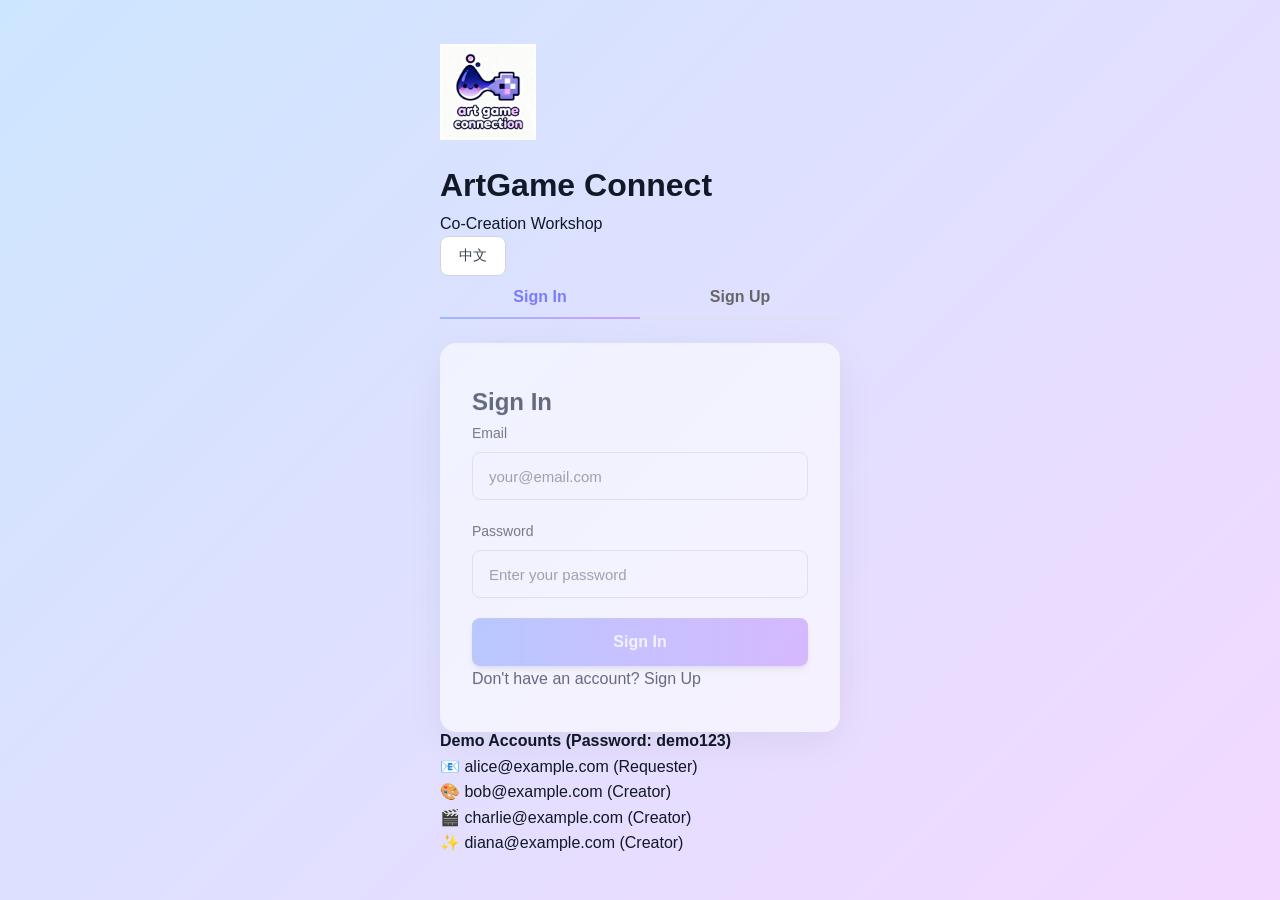
<file: frontend/index.html>
<!DOCTYPE html>
<html lang="en">
<head>
    <meta charset="UTF-8">
    <meta name="viewport" content="width=device-width, initial-scale=1.0">
    <title>ArtGame Connect MVP</title>
    <link rel="stylesheet" href="./assets/css/modern.css">
    <link rel="stylesheet" href="./assets/css/index.css">
</head>
<body>
    <!-- Hamburger Menu Button -->
    <button id="hamburger-btn" class="hamburger-btn" onclick="toggleSidebar()" style="position:fixed;top:16px;left:16px;z-index:10001;background:#667eea;border:none;padding:10px;border-radius:8px;cursor:pointer;display:flex;align-items:center;justify-content:center;width:44px;height:44px;">
        <img src="./assets/images/hamburger-icon.png" alt="Menu" style="width:24px;height:24px;">
    </button>
    
    <!-- Sidebar Navigation -->
    <div id="sidebar-nav" class="sidebar-nav" style="position:fixed;top:0;left:-300px;width:280px;height:100%;background:white;box-shadow:2px 0 10px rgba(0,0,0,0.1);z-index:10000;transition:left 0.3s ease;overflow-y:auto;">
        <div style="padding:20px;">
            <h3 style="margin:0 0 20px 0;color:#667eea;">导航 Navigation</h3>
            <div class="sidebar-section">
                <h4 style="margin:12px 0 8px 0;color:#666;font-size:13px;text-transform:uppercase;">主导航 Main</h4>
                <button class="sidebar-nav-btn" onclick="switchTab('home');closeSidebar();" data-i18n="home">Home</button>
                <button class="sidebar-nav-btn" onclick="switchTab('plaza');closeSidebar();" data-i18n="plaza">Plaza</button>
                <button class="sidebar-nav-btn" onclick="switchTab('messages');closeSidebar();" data-i18n="messages">Messages</button>
                <button class="sidebar-nav-btn" onclick="switchTab('profile');closeSidebar();" data-i18n="profile">Profile</button>
            </div>
            <div class="sidebar-section" style="margin-top:20px;">
                <h4 style="margin:12px 0 8px 0;color:#666;font-size:13px;text-transform:uppercase;">功能 Features</h4>
                <button class="sidebar-nav-btn" onclick="switchTab('taskmarket');closeSidebar();" data-i18n="taskMarket">TaskMarket</button>
                <button class="sidebar-nav-btn" onclick="switchTab('project');closeSidebar();" data-i18n="project">Project</button>
                <button class="sidebar-nav-btn" onclick="switchTab('matching');closeSidebar();" data-i18n="matching">Matching</button>
                <button class="sidebar-nav-btn" onclick="switchTab('workbench');closeSidebar();" data-i18n="workBench">WorkBench</button>
            </div>
            <div class="sidebar-section" style="margin-top:20px;">
                <h4 style="margin:12px 0 8px 0;color:#666;font-size:13px;text-transform:uppercase;">设置 Settings</h4>
                <button class="sidebar-nav-btn" onclick="switchRole();closeSidebar();" data-i18n="switchRole">Switch Role</button>
                <button class="sidebar-nav-btn" onclick="toggleLanguage();closeSidebar();" id="sidebar-lang-btn">中文</button>
                <button class="sidebar-nav-btn" onclick="logout();closeSidebar();" data-i18n="logout" style="background:#fee;border-color:#fcc;color:#c33;">Logout</button>
            </div>
        </div>
    </div>
    
    <!-- Sidebar Overlay -->
    <div id="sidebar-overlay" class="sidebar-overlay" onclick="closeSidebar()" style="position:fixed;top:0;left:0;width:100%;height:100%;background:rgba(0,0,0,0.5);z-index:9999;display:none;"></div>
    
    <!-- Header with Three Navigation Rows (Hidden by default on mobile) -->
    <header class="header-nav" style="margin-left:0;">
        <!-- Row 1: User Actions -->
        <div class="nav-row-user">
            <div class="user-info" style="display:flex;align-items:center;gap:10px;">
                <img id="userAvatar" src="./assets/images/avatar_32.png" alt="avatar" style="width:36px;height:36px;border-radius:50%;object-fit:cover;">
                <div style="display:flex;align-items:center;gap:6px;">
                    <span data-i18n="welcome">Welcome, </span>
                    <strong id="username">User</strong>
                    <span class="role-badge" id="roleDisplay">Creator</span>
                </div>
            </div>
            
            <div class="user-actions">
                <button class="btn btn-secondary btn-small" onclick="switchRole()" data-i18n="switchRole">Switch Role</button>
                <button class="btn btn-secondary btn-small" onclick="logout()" data-i18n="logout">Logout</button>
                <button class="btn btn-secondary btn-small" onclick="toggleLanguage()" id="langToggleBtn">中文</button>
            </div>
        </div>
        
        
        <!-- Row 2: Main Navigation -->
        <div class="nav-row-main">
            <button class="nav-btn active" onclick="switchTab('home')" id="nav-home" data-i18n="home">Home</button>
            <button class="nav-btn" onclick="switchTab('plaza')" id="nav-plaza" data-i18n="plaza">Plaza</button>
            <button class="nav-btn" onclick="switchTab('messages')" id="nav-messages" data-i18n="messages">Messages</button>
            <button class="nav-btn" onclick="switchTab('profile')" id="nav-profile" data-i18n="profile">Profile</button>
        </div>
        
        <!-- Row 3: Secondary Navigation -->
        <div class="nav-row-sub">
            <button class="nav-btn" onclick="switchTab('taskmarket')" id="nav-taskmarket" data-i18n="taskMarket">TaskMarket</button>
            <button class="nav-btn" onclick="switchTab('project')" id="nav-project" data-i18n="project">Project</button>
            <button class="nav-btn" onclick="switchTab('matching')" id="nav-matching" data-i18n="matching">Matching</button>
            <button class="nav-btn" onclick="switchTab('workbench')" id="nav-workbench" data-i18n="workBench">WorkBench</button>
        </div>
    </header>
    
    <!-- Main Content -->
    <div class="main-container">
        <!-- Home Tab -->
        <div id="home" class="tab-content active">
            <div class="card">
                <h2 data-i18n="homeTitle">Welcome to ArtGame Connect</h2>
                <p style="color: #666; line-height: 1.6; margin-bottom: 16px;" data-i18n="homeDesc">
                    A creative collaboration platform integrating project marketplace, activity plaza, messaging system, personal center, collaboration workbench, and creator matching.
                </p>
                <div style="padding: 16px; background: #f0f7ff; border-radius: 8px; border-left: 4px solid #667eea;">
                    <strong data-i18n="quickStart">Quick Start:</strong>
                    <ul style="margin-top: 8px; margin-left: 20px; color: #666;">
                        <li data-i18n="quickStartRow1">Row 1: Home, Plaza, Messages, Profile</li>
                        <li data-i18n="quickStartRow2">Row 2: TaskMarket, Project, Matching, WorkBench</li>
                        <li data-i18n="quickStartRow3">Row 3: Creator, Switch Role, Logout, Language</li>
                        <li data-i18n="quickStartTip">Switch to Requester role to publish projects, switch to Creator role to apply for projects</li>
                    </ul>
                </div>
                <!-- Static carousel card placed on Home page -->
                <div class="card" style="margin-bottom:16px;">
                    <h3 style="margin-bottom:12px;">Highlights</h3>
                    <div class="carousel-container" style="display:flex;align-items:center;gap:12px;">
                        <button id="carousel-prev" class="btn btn-secondary btn-small" aria-label="Previous">◀</button>
                        <div class="carousel-track-wrapper" style="overflow:hidden;flex:1;border-radius:8px;">
                            <div id="carousel-track" style="display:flex;transition:transform 0.35s ease;">
                                <img src="./assets/images/slide1.png" class="carousel-slide" alt="slide1" style="width:100%;flex:0 0 100%;object-fit:cover;border-radius:8px;">
                                <img src="./assets/images/slide2.png" class="carousel-slide" alt="slide2" style="width:100%;flex:0 0 100%;object-fit:cover;border-radius:8px;">
                                <img src="./assets/images/slide3.png" class="carousel-slide" alt="slide3" style="width:100%;flex:0 0 100%;object-fit:cover;border-radius:8px;">
                                <img src="./assets/images/slide4.png" class="carousel-slide" alt="slide4" style="width:100%;flex:0 0 100%;object-fit:cover;border-radius:8px;">
                                <img src="./assets/images/slide5.png" class="carousel-slide" alt="slide5" style="width:100%;flex:0 0 100%;object-fit:cover;border-radius:8px;">
                            </div>
                        </div>
                        <button id="carousel-next" class="btn btn-secondary btn-small" aria-label="Next">▶</button>
                    </div>
                </div>
            </div>
        </div>
        
        <!-- Plaza Tab -->
        <div id="plaza" class="tab-content">
            <div class="card">
                <div style="display: flex; justify-content: space-between; align-items: center; margin-bottom: 20px; flex-wrap: wrap; gap: 12px;">
                    <h2 data-i18n="plazaTitle">Activity Plaza</h2>
                    <div style="display: flex; gap: 12px; align-items: center; flex-wrap: wrap;">
                        <select id="viewSelect" aria-label="Filter activities by view" onchange="loadFeed()">
                            <option value="all" data-i18n="all">All</option>
                            <option value="recommend" data-i18n="recommend">Recommend</option>
                            <option value="following" data-i18n="following">Following</option>
                        </select>
                        <select id="sortSelect" aria-label="Sort activities by option" onchange="loadFeed()">
                            <option value="new" data-i18n="newest">Newest</option>
                            <option value="hot" data-i18n="hottest">Hottest</option>
                        </select>
                        <button class="btn btn-primary" onclick="openActivityModal()" data-i18n="newActivity">+ New Activity</button>
                    </div>
                </div>
                <div id="feed-list" class="loading" data-i18n="loadingActivities">Loading activities...</div>
            </div>
        </div>
        
        <!-- Messages Tab -->
        <div id="messages" class="tab-content">
            <div class="card">
                <div style="display: flex; justify-content: space-between; align-items: center; margin-bottom: 20px; flex-wrap: wrap; gap: 12px;">
                    <h2 data-i18n="messagesTitle">Messages</h2>
                    <div style="display:flex;gap:8px;flex-wrap:wrap;align-items:center;">
                        <label for="messageDomainSelect" data-i18n="domainFilter" style="font-size:0.85rem;color:#555;">Domains</label>
                        <select id="messageDomainSelect" style="padding:8px 12px;border:1px solid #ccc;border-radius:6px;min-width:160px;"></select>
                        <button class="btn btn-primary" onclick="openMessageModal()" data-i18n="addNewMessage">Add New Message</button>
                    </div>
                </div>
                <div id="messages-list" class="loading" data-i18n="loadingMessages">Loading messages...</div>
            </div>
        </div>
        
        <!-- Profile Tab -->
        <div id="profile" class="tab-content">
            <div class="card">
                <h2 data-i18n="profileTitle">Profile</h2>
                <div id="profile-content" class="loading" data-i18n="loadingProfile">Loading profile...</div>
            </div>
        </div>
        
        <!-- TaskMarket Tab -->
        <div id="taskmarket" class="tab-content">
            <div class="card">
                <div style="display: flex; justify-content: space-between; align-items: center; margin-bottom: 20px;">
                    <h2 data-i18n="taskMarketTitle">Task Market</h2>
            <button class="btn btn-primary" onclick="openCreateProjectModal()" data-i18n="createProject">Create Project</button>
        </div>
        <div class="responsive-wrapper">
            <div id="projects-list" class="loading" data-i18n="loading">Loading...</div>
        </div>
    </div>
</div>        <!-- Project Details Tab -->
<div id="project" class="tab-content">
    <div class="card">
        <h2 data-i18n="projectDetailsTitle">Project Details</h2>
        <div class="responsive-wrapper">
            <div id="project-details" class="loading" data-i18n="loading">Loading...</div>
        </div>
    </div>
</div>        <!-- Matching Tab -->
        <div id="matching" class="tab-content">
            <div class="card">
                <h2 data-i18n="matchingTitle">Creator Matching</h2>
                <div style="margin-bottom: 20px;">
                    <input type="text" id="skillSearchInput" placeholder="Search by skill..." style="padding: 10px; border: 1px solid #ddd; border-radius: 6px; width: 100%; max-width: 400px;">
                    <button class="btn btn-primary" onclick="searchCreators()" style="margin-left: 8px;" data-i18n="search">Search</button>
                </div>
                <div id="creators-list" class="loading" data-i18n="loading">Loading...</div>
            </div>
        </div>
        
        <!-- WorkBench Tab -->
        <div id="workbench" class="tab-content">
            <div class="card">
                <h2 data-i18n="workBenchTitle">Work Bench</h2>
                <div id="workbench-content">
                    <div id="workbench-project-list"></div>
                    <div id="workbench-detail" style="display:none;">
                        <div style="margin-bottom:16px;">
                            <button class="btn btn-secondary btn-small" onclick="backToProjectList()" data-i18n="backToProjectList">← Back to Project List</button>
                        </div>
                        <div id="workbench-project-info" style="margin-bottom:20px;"></div>
                        
                        <!-- 里程碑看板 -->
                        <div id="milestone-board" style="margin-bottom:24px;">
                            <h3 data-i18n="milestonesBoard">Milestones Board</h3>
                            <div class="milestone-columns" style="display:flex;gap:16px;overflow-x:auto;padding:16px 0;">
                                <div class="milestone-column" data-stage="planning">
                                    <div class="milestone-column-header">
                                        <h4 data-i18n="stagePlanning">Planning</h4>
                                        <span class="milestone-count" id="count-planning">0</span>
                                    </div>
                                    <div class="milestone-cards" id="cards-planning" data-stage="planning"></div>
                                </div>
                                <div class="milestone-column" data-stage="in_progress">
                                    <div class="milestone-column-header">
                                        <h4 data-i18n="stageInProgress">In Progress</h4>
                                        <span class="milestone-count" id="count-in_progress">0</span>
                                    </div>
                                    <div class="milestone-cards" id="cards-in_progress" data-stage="in_progress"></div>
                                </div>
                                <div class="milestone-column" data-stage="review">
                                    <div class="milestone-column-header">
                                        <h4 data-i18n="stageReview">Under Review</h4>
                                        <span class="milestone-count" id="count-review">0</span>
                                    </div>
                                    <div class="milestone-cards" id="cards-review" data-stage="review"></div>
                                </div>
                                <div class="milestone-column" data-stage="completed">
                                    <div class="milestone-column-header">
                                        <h4 data-i18n="stageCompleted">Completed</h4>
                                        <span class="milestone-count" id="count-completed">0</span>
                                    </div>
                                    <div class="milestone-cards" id="cards-completed" data-stage="completed"></div>
                                </div>
                            </div>
                        </div>
                        
                        <!-- 聊天区域（隐藏，使用弹窗代替） -->
                        <div id="workbench-chat-section" style="display:none;">
                            <h3 data-i18n="projectChat">Project Chat</h3>
                            <div id="workbench-messages" style="max-height:400px;overflow-y:auto;margin-bottom:16px;padding:16px;background:#f9f9f9;border-radius:8px;"></div>
                            <div style="display:flex;gap:8px;">
                                <input type="text" id="workbench-message-input" placeholder="Type your message..." data-i18n-placeholder="typeMessage" style="flex:1;padding:10px;border:1px solid #ddd;border-radius:6px;">
                                <button class="btn btn-primary" onclick="sendProjectMessage()" data-i18n="send">Send</button>
                            </div>
                        </div>
                    </div>
                </div>
            </div>
        </div>
    </div>
    
    <!-- Chat Modal (for WorkBench) -->
    <div id="chat-modal" class="modal" style="display:none;">
        <div class="modal-content" style="max-width:600px;max-height:80vh;display:flex;flex-direction:column;">
            <div class="modal-header">
                <h3 data-i18n="projectChat">Project Chat</h3>
                <button class="modal-close" onclick="closeChatModal()">&times;</button>
            </div>
            <div class="modal-body" style="flex:1;overflow-y:auto;">
                <div id="chat-messages" style="min-height:300px;max-height:400px;overflow-y:auto;margin-bottom:16px;padding:16px;background:#f9f9f9;border-radius:8px;"></div>
                <div style="display:flex;gap:8px;">
                    <input type="text" id="chat-message-input" placeholder="Type your message..." data-i18n-placeholder="typeMessage" style="flex:1;padding:10px;border:1px solid #ddd;border-radius:6px;">
                    <button class="btn btn-primary" onclick="sendChatMessage()" data-i18n="send">Send</button>
                </div>
            </div>
        </div>
    </div>
    
    <!-- Chat Button (for WorkBench) -->
    <button id="chat-btn" class="chat-btn" onclick="openChatModal()" style="display:none;position:fixed;bottom:24px;right:24px;width:60px;height:60px;border-radius:50%;background:#667eea;border:none;box-shadow:0 4px 12px rgba(0,0,0,0.15);cursor:pointer;z-index:1000;align-items:center;justify-content:center;">
        <img src="./assets/images/chat-icon.png" alt="Chat" style="width:32px;height:32px;display:block;margin:auto;">
    </button>
    
    <!-- Activity Modal -->
    <div id="activityModal" class="modal">
        <div class="modal-content">
            <div class="modal-header">
                <h3 data-i18n="postActivity">Post Activity</h3>
                <button class="modal-close" onclick="closeActivityModal()">&times;</button>
            </div>
            <div class="modal-body">
                <div class="form-group">
                    <label data-i18n="activityTitle">Title</label>
                    <input type="text" id="activityTitle" placeholder="Enter title...">
                </div>
                <div class="form-group">
                    <label data-i18n="activityContent">Content</label>
                    <textarea id="activityContent" placeholder="What's on your mind?"></textarea>
                </div>
                <div class="form-group">
                    <label data-i18n="activityImage">Image URL (optional)</label>
                    <input type="text" id="activityImage" placeholder="https://...">
                </div>
                <div style="display: flex; gap: 8px; justify-content: flex-end;">
                    <button class="btn btn-secondary" onclick="closeActivityModal()" data-i18n="cancel">Cancel</button>
                    <button class="btn btn-primary" onclick="submitActivity()" data-i18n="submit">Submit</button>
                </div>
            </div>
        </div>
    </div>
    
    <!-- Message Modal -->
    <div id="messageModal" class="modal">
        <div class="modal-content">
            <div class="modal-header">
                <h3 data-i18n="addNewMessage">Add New Message</h3>
                <button class="modal-close" onclick="closeMessageModal()">&times;</button>
            </div>
            <div class="modal-body">
                <div class="form-group">
                    <label data-i18n="messageCategory">Category</label>
                    <select id="messageCategory" style="padding:10px;border:1px solid #ddd;border-radius:6px;width:100%;"></select>
                </div>
                <div class="form-group">
                    <label data-i18n="messageContent">Message Content</label>
                    <textarea id="messageContent" placeholder="Enter your message..."></textarea>
                </div>
                <div style="display: flex; gap: 8px; justify-content: flex-end;">
                    <button class="btn btn-secondary" onclick="closeMessageModal()" data-i18n="cancel">Cancel</button>
                    <button class="btn btn-primary" onclick="submitMessage()" data-i18n="postMessage">Post Message</button>
                </div>
            </div>
        </div>
    </div>
    
    <!-- Create Project Modal -->
    <div id="createProjectModal" class="modal">
        <div class="modal-content">
            <div class="modal-header">
                <h3 data-i18n="createProject">Create Project</h3>
                <button class="modal-close" onclick="closeCreateProjectModal()">&times;</button>
            </div>
            <div class="modal-body">
                <div class="form-group">
                    <label data-i18n="projectTitle">Project Title</label>
                    <input type="text" id="projectTitle" placeholder="Enter project title...">
                </div>
                <div class="form-group">
                    <label data-i18n="projectDescription">Description</label>
                    <textarea id="projectDescription" placeholder="Describe your project..."></textarea>
                </div>
                <div class="form-group">
                    <label data-i18n="budget">Budget</label>
                    <input type="number" id="projectBudget" placeholder="Enter budget...">
                </div>
                <div class="form-group">
                    <label data-i18n="tags">Skills Required</label>
                    <input type="text" id="projectSkills" placeholder="e.g., Illustration, 3D Modeling">
                </div>
                <div class="form-group">
                    <label data-i18n="timeLimit">Time Limit (days)</label>
                    <input type="number" id="projectTimeLimit" placeholder="Enter time limit in days..." value="30">
                </div>
                <div class="form-group">
                    <label data-i18n="projectParts">Project Parts (max 9)</label>
                    <div id="project-parts-container">
                        <div class="project-part-item" style="display:flex;gap:8px;margin-bottom:8px;">
                            <input type="text" placeholder="Part 1 title" class="part-title" style="flex:2;">
                            <input type="number" placeholder="%" class="part-percentage" style="flex:1;" min="0" max="100">
                            <button type="button" class="btn btn-danger btn-small" onclick="removePartItem(this)" style="flex:0;">&times;</button>
                        </div>
                    </div>
                    <button type="button" class="btn btn-secondary btn-small" onclick="addPartItem()" style="margin-top:8px;">+ Add Part</button>
                </div>
                <div style="display: flex; gap: 8px; justify-content: flex-end;">
                    <button class="btn btn-secondary" onclick="closeCreateProjectModal()" data-i18n="cancel">Cancel</button>
                    <button class="btn btn-primary" onclick="submitProject()" data-i18n="submit">Submit</button>
                </div>
            </div>
        </div>
    </div>
    
    <!-- File Upload Modal -->
    <div id="fileUploadModal" class="modal">
        <div class="modal-content">
            <div class="modal-header">
                <h3 data-i18n="uploadFiles">Upload Files</h3>
                <button class="modal-close" onclick="closeFileUploadModal()">&times;</button>
            </div>
            <div class="modal-body">
                <div class="form-group">
                    <label data-i18n="selectFiles">Select Files</label>
                    <input type="file" id="milestoneFiles" multiple style="padding:10px;border:1px solid #ddd;border-radius:6px;width:100%;">
                </div>
                <div id="file-list" style="margin-top:12px;"></div>
                <div style="display: flex; gap: 8px; justify-content: flex-end; margin-top: 16px;">
                    <button class="btn btn-secondary" onclick="closeFileUploadModal()" data-i18n="cancel">Cancel</button>
                    <button class="btn btn-primary" onclick="submitFiles()" data-i18n="upload">Upload</button>
                </div>
            </div>
        </div>
    </div>
    
    <!-- Project Review Modal -->
    <div id="projectReviewModal" class="modal">
        <div class="modal-content">
            <div class="modal-header">
                <h3 data-i18n="submitProjectReview">Submit Project Review</h3>
                <button class="modal-close" onclick="closeProjectReviewModal()">&times;</button>
            </div>
            <div class="modal-body">
                <div class="form-group">
                    <label data-i18n="overallRating">Overall Rating</label>
                    <div id="rating-stars" style="display:flex;gap:8px;font-size:32px;margin-bottom:12px;">
                        <span class="star" data-rating="1" onclick="setRating(1)">☆</span>
                        <span class="star" data-rating="2" onclick="setRating(2)">☆</span>
                        <span class="star" data-rating="3" onclick="setRating(3)">☆</span>
                        <span class="star" data-rating="4" onclick="setRating(4)">☆</span>
                        <span class="star" data-rating="5" onclick="setRating(5)">☆</span>
                    </div>
                </div>
                <div class="form-group">
                    <label data-i18n="communicationRating">Communication</label>
                    <select id="communicationRating" style="padding:10px;border:1px solid #ddd;border-radius:6px;width:100%;">
                        <option value="5">5 - Excellent</option>
                        <option value="4">4 - Good</option>
                        <option value="3" selected>3 - Average</option>
                        <option value="2">2 - Below Average</option>
                        <option value="1">1 - Poor</option>
                    </select>
                </div>
                <div class="form-group">
                    <label data-i18n="qualityRating">Quality</label>
                    <select id="qualityRating" style="padding:10px;border:1px solid #ddd;border-radius:6px;width:100%;">
                        <option value="5">5 - Excellent</option>
                        <option value="4">4 - Good</option>
                        <option value="3" selected>3 - Average</option>
                        <option value="2">2 - Below Average</option>
                        <option value="1">1 - Poor</option>
                    </select>
                </div>
                <div class="form-group">
                    <label data-i18n="timelinessRating">Timeliness</label>
                    <select id="timelinessRating" style="padding:10px;border:1px solid #ddd;border-radius:6px;width:100%;">
                        <option value="5">5 - Excellent</option>
                        <option value="4">4 - Good</option>
                        <option value="3" selected>3 - Average</option>
                        <option value="2">2 - Below Average</option>
                        <option value="1">1 - Poor</option>
                    </select>
                </div>
                <div class="form-group">
                    <label data-i18n="reviewComment">Review Comment</label>
                    <textarea id="reviewCommentText" placeholder="Share your experience..." style="min-height:100px;"></textarea>
                </div>
                <div style="display: flex; gap: 8px; justify-content: flex-end; margin-top: 16px;">
                    <button class="btn btn-secondary" onclick="closeProjectReviewModal()" data-i18n="cancel">Cancel</button>
                    <button class="btn btn-primary" onclick="submitProjectReview()" data-i18n="submitReview">Submit Review</button>
                </div>
            </div>
        </div>
    </div>
    
    <!-- Milestone Detail Modal -->
    <div id="milestoneDetailModal" class="modal">
        <div class="modal-content">
            <div class="modal-header">
                <h3 data-i18n="milestoneDetails">Milestone Details</h3>
                <button class="modal-close" onclick="closeMilestoneDetailModal()">&times;</button>
            </div>
            <div class="modal-body">
                <div id="milestone-detail-content"></div>
            </div>
        </div>
    </div>
    
    <!-- Scripts -->
    <script src="./assets/js/i18n-config.js"></script>
    
    <!-- Modular JS Files -->
    <script src="./assets/js/modules/helpers-module.js"></script>
    <script src="./assets/js/modules/auth-module.js"></script>
    <script src="./assets/js/modules/navigation-module.js"></script>
    <script src="./assets/js/modules/plaza-module.js"></script>
    <script src="./assets/js/modules/messages-module.js"></script>
    <script src="./assets/js/modules/projects-module.js"></script>
    <script src="./assets/js/modules/profile-module.js"></script>
    <script src="./assets/js/modules/workbench-module.js"></script>
    
    <!-- Main Entry -->
    <script src="./assets/js/main.js"></script>
</body>
</html>
</file>
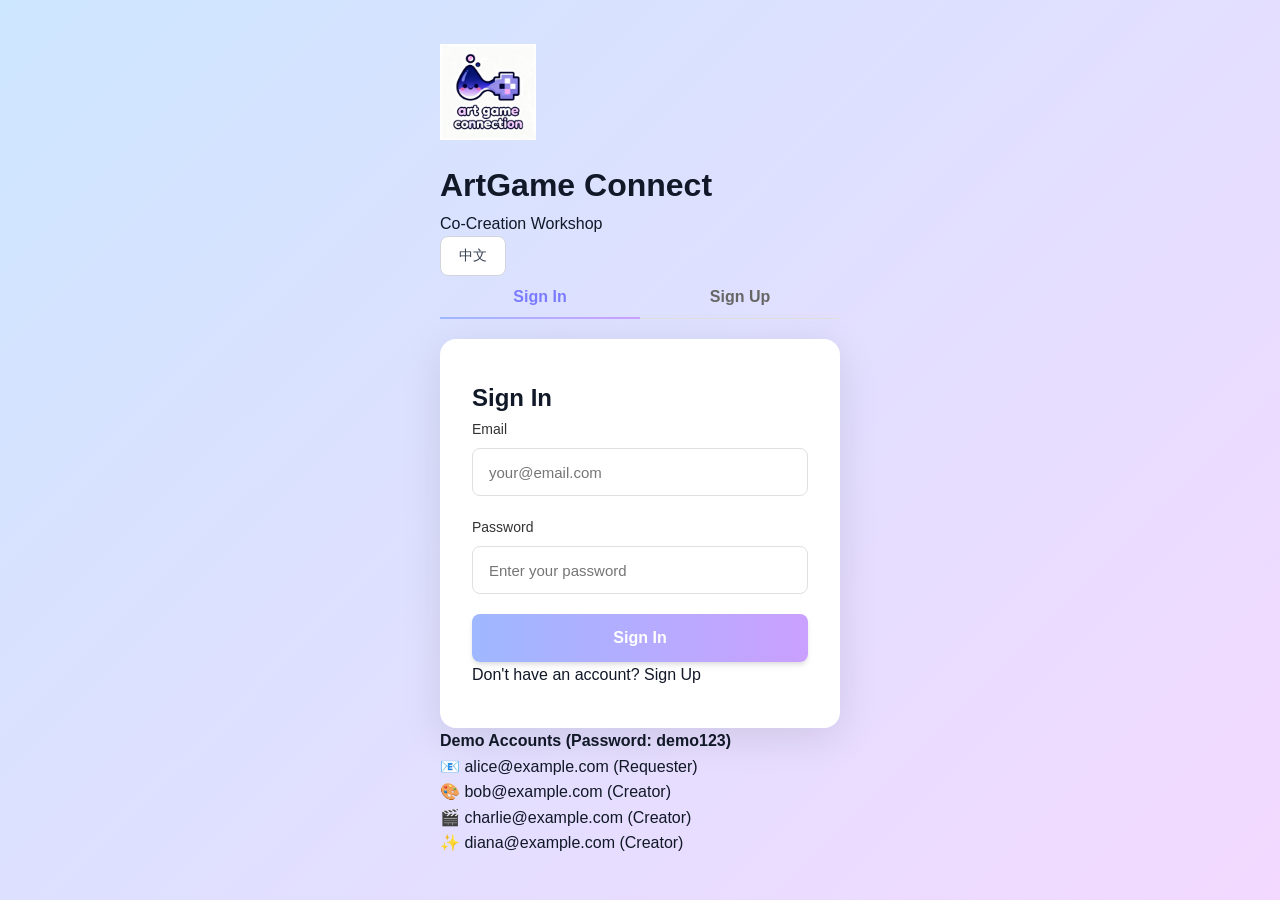
<file: frontend/auth.html>
<!DOCTYPE html>
<html lang="en">
<head>
    <meta charset="UTF-8">
    <meta name="viewport" content="width=device-width, initial-scale=1.0">
    <title id="pageTitle">ArtGame Connect - Authentication</title>
    <link rel="stylesheet" href="./assets/css/modern.css">
    <link rel="stylesheet" href="./assets/css/auth.css">
</head>
<body>
    <div class="auth-container">
        <div class="auth-header">
            <img id="authLogo" src="./assets/icons/art-game-connection-icon.jpg" alt="ArtGame Connect" style="width:96px;height:auto;margin-bottom:12px;">
            <h1 id="authTitle">ArtGame Connect</h1>
            <p id="authSubtitle">Co-Creation Workshop</p>
            <button class="btn btn-secondary btn-small" onclick="toggleLanguage()" id="langToggleBtn">中文</button>
        </div>
        
        <div class="auth-tabs">
            <button class="auth-tab active" onclick="showLogin()" id="loginTab">Sign In</button>
            <button class="auth-tab" onclick="showRegister()" id="registerTab">Sign Up</button>
        </div>

        <div class="auth-form-wrapper">
            <!-- Login Form -->
            <form id="login-form" class="auth-card active">
                <h2 id="loginHeader">Sign In</h2>
                <div class="success" id="loginSuccess"></div>
                <div class="error" id="loginError"></div>
                
                <div class="form-group">
                    <label for="login-email" id="loginEmailLabel">Email</label>
                    <input type="email" id="login-email" name="email" placeholder="your@email.com" required>
                </div>
                
                <div class="form-group">
                    <label for="login-password" id="loginPasswordLabel">Password</label>
                    <input type="password" id="login-password" name="password" placeholder="Enter your password" required>
                </div>
                
                <button type="submit" class="btn btn-primary" id="loginBtn">Sign In</button>
                
                <div class="toggle-form">
                    <span id="noAccountText">Don't have an account?</span> <a onclick="showRegister()" id="showRegisterLink">Sign Up</a>
                </div>
            </form>
            
            <!-- Register Form -->
            <form id="register-form" class="auth-card">
                <h2 id="registerHeader">Sign Up</h2>
                <div class="success" id="registerSuccess"></div>
                <div class="error" id="registerError"></div>
                
                <div class="form-group">
                    <label for="register-username" id="registerUsernameLabel">Username</label>
                    <input type="text" id="register-username" name="username" placeholder="Choose a username" required>
                </div>
                
                <div class="form-group">
                    <label for="register-email" id="registerEmailLabel">Email</label>
                    <input type="email" id="register-email" name="email" placeholder="your@email.com" required>
                </div>
                
                <div class="form-group">
                    <label for="register-password" id="registerPasswordLabel">Password</label>
                    <input type="password" id="register-password" name="password" placeholder="At least 6 characters" required>
                </div>
                
                <button type="submit" class="btn btn-primary" id="registerBtn">Create Account</button>
                
                <div class="toggle-form">
                    <span id="haveAccountText">Already have an account?</span> <a onclick="showLogin()" id="showLoginLink">Sign In</a>
                </div>
            </form>
            
            <!-- Demo Accounts from auth_en.html -->
            <div class="demo-accounts">
                <strong id="demoAccountsTitle">Demo Accounts (Password: demo123)</strong>
                <div class="demo-account">📧 alice@example.com (Requester)</div>
                <div class="demo-account">🎨 bob@example.com (Creator)</div>
                <div class="demo-account">🎬 charlie@example.com (Creator)</div>
                <div class="demo-account">✨ diana@example.com (Creator)</div>
            </div>
        </div>
    </div>

    <script src="./assets/js/utils.js"></script>
    <script src="./assets/js/lang.js"></script>
    <script src="./assets/js/auth.js"></script>
    <script>
        // Initialize language settings
        window.addEventListener('load', loadLanguage);
    </script>
</body>
</html>
</file>
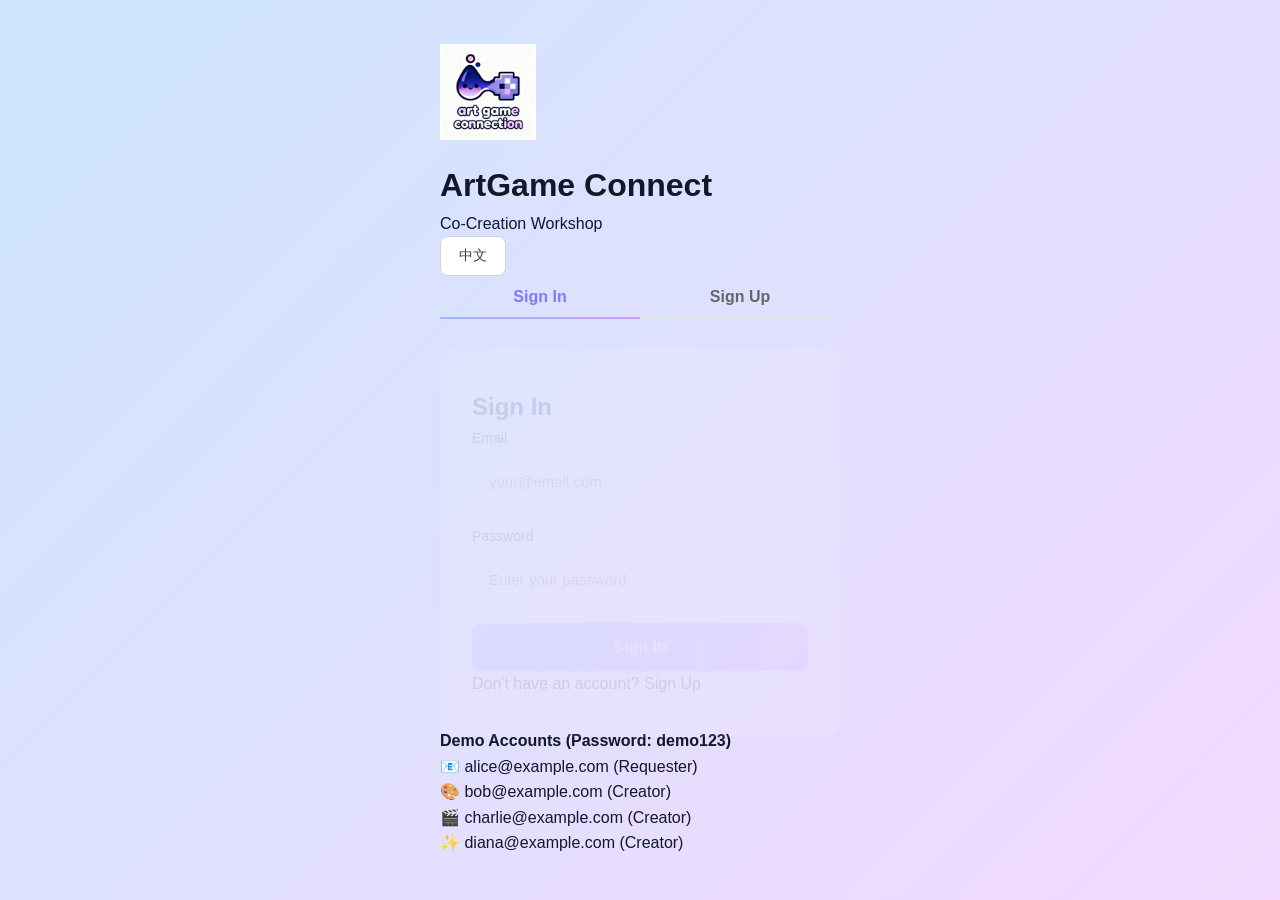
<file: frontend/index_backup.html>
<!DOCTYPE html>
<html lang="en">
<head>
    <meta charset="UTF-8">
    <meta name="viewport" content="width=device-width, initial-scale=1.0">
    <title>ArtGame Connect MVP</title>
    <link rel="stylesheet" href="./assets/css/modern.css">
    <style>
        * {
            margin: 0;
            padding: 0;
            box-sizing: border-box;
        }
        
        body {
            font-family: -apple-system, BlinkMacSystemFont, 'Segoe UI', Roboto, 'Helvetica Neue', Arial, sans-serif;
            background: #f5f7fa;
            color: #333;
        }
        
        /* 三排导航样式 */
        .header-nav {
            background: linear-gradient(135deg, #667eea 0%, #764ba2 100%);
            box-shadow: 0 2px 8px rgba(0,0,0,0.1);
            position: sticky;
            top: 0;
            z-index: 1000;
        }
        
        /* 第一排 - 用户操作 */
        .nav-row-user {
            display: flex;
            justify-content: space-between;
            align-items: center;
            padding: 10px 24px;
            background: rgba(255,255,255,0.15);
            border-bottom: 1px solid rgba(255,255,255,0.1);
        }
        
        .user-info {
            color: white;
            font-size: 0.9rem;
        }
        
        .role-badge {
            background: rgba(255,255,255,0.3);
            padding: 4px 12px;
            border-radius: 12px;
            font-size: 0.85rem;
            margin-left: 8px;
        }
        
        .user-actions {
            display: flex;
            gap: 8px;
        }
        
        /* 第二排 - 主导航 */
        .nav-row-main {
            display: flex;
            gap: 0;
            padding: 0 24px;
            background: rgba(255,255,255,0.1);
            overflow-x: auto;
            -webkit-overflow-scrolling: touch;
        }
        
        /* 第三排 - 次级导航 */
        .nav-row-sub {
            display: flex;
            gap: 0;
            padding: 0 24px;
            background: rgba(255,255,255,0.05);
            overflow-x: auto;
            -webkit-overflow-scrolling: touch;
        }
        
        .nav-btn {
            background: transparent;
            border: none;
            color: rgba(255,255,255,0.8);
            padding: 12px 20px;
            cursor: pointer;
            font-size: 0.95rem;
            font-weight: 500;
            transition: all 0.3s;
            border-bottom: 3px solid transparent;
            white-space: nowrap;
        }
        
        .nav-btn:hover {
            background: rgba(255,255,255,0.1);
            color: white;
        }
        
        .nav-btn.active {
            color: white;
            border-bottom-color: white;
            background: rgba(255,255,255,0.15);
        }
        
        .btn {
            padding: 8px 16px;
            border: none;
            border-radius: 6px;
            cursor: pointer;
            font-size: 0.85rem;
            font-weight: 500;
            transition: all 0.3s;
        }
        
        .btn-secondary {
            background: rgba(255,255,255,0.9);
            color: #667eea;
        }
        
        .btn-secondary:hover {
            background: white;
        }
        
        .btn-primary {
            background: #667eea;
            color: white;
        }
        
        .btn-primary:hover {
            background: #5568d3;
        }
        
        .btn-small {
            padding: 6px 12px;
            font-size: 0.8rem;
        }
        
        /* 内容区域 */
        .main-container {
            max-width: 1400px;
            margin: 0 auto;
            padding: 20px;
        }
        
        .tab-content {
            display: none;
            animation: fadeIn 0.3s;
        }
        
        .tab-content.active {
            display: block;
        }
        
        @keyframes fadeIn {
            from { opacity: 0; transform: translateY(10px); }
            to { opacity: 1; transform: translateY(0); }
        }
        
        /* 卡片样式 */
        .card {
            background: white;
            border-radius: 8px;
            padding: 20px;
            box-shadow: 0 2px 8px rgba(0,0,0,0.1);
            margin-bottom: 16px;
        }
        
        .card h2 {
            margin-bottom: 16px;
            color: #333;
        }
        
        .card-grid {
            display: grid;
            grid-template-columns: repeat(auto-fill, minmax(300px, 1fr));
            gap: 20px;
        }
        
        /* 活动卡片 */
        .activity-card {
            border: 1px solid #eee;
            border-radius: 8px;
            padding: 16px;
            margin-bottom: 16px;
            transition: box-shadow 0.3s;
        }
        
        .activity-card:hover {
            box-shadow: 0 4px 12px rgba(0,0,0,0.1);
        }
        
        .activity-header {
            display: flex;
            justify-content: space-between;
            align-items: center;
            margin-bottom: 12px;
        }
        
        .activity-author {
            font-weight: 600;
            color: #667eea;
        }
        
        .activity-time {
            font-size: 0.85rem;
            color: #999;
        }
        
        .activity-title {
            font-size: 1.1rem;
            font-weight: 600;
            margin-bottom: 8px;
        }
        
        .activity-content {
            color: #666;
            line-height: 1.6;
            margin-bottom: 12px;
        }
        
        .activity-actions {
            display: flex;
            gap: 16px;
            padding-top: 12px;
            border-top: 1px solid #eee;
        }
        
        .action-btn {
            background: none;
            border: none;
            color: #666;
            cursor: pointer;
            font-size: 0.9rem;
            display: flex;
            align-items: center;
            gap: 4px;
            transition: color 0.3s;
        }
        
        .action-btn:hover {
            color: #667eea;
        }
        
        .action-btn.liked {
            color: #e74c3c;
        }
        
        /* 评论区 */
        .comments-section {
            margin-top: 12px;
            padding-top: 12px;
            border-top: 1px solid #eee;
        }
        
        .comment-item {
            padding: 8px 0;
            border-bottom: 1px solid #f5f5f5;
        }
        
        .comment-author {
            font-weight: 600;
            color: #667eea;
            font-size: 0.9rem;
        }
        
        .comment-content {
            color: #666;
            font-size: 0.9rem;
            margin-top: 4px;
        }
        
        .comment-input-area {
            display: flex;
            gap: 8px;
            margin-top: 12px;
        }
        
        .comment-input {
            flex: 1;
            padding: 8px;
            border: 1px solid #ddd;
            border-radius: 6px;
            font-size: 0.9rem;
        }
        
        /* 模态框 */
        .modal {
            display: none;
            position: fixed;
            top: 0;
            left: 0;
            width: 100%;
            height: 100%;
            background: rgba(0,0,0,0.5);
            z-index: 2000;
            align-items: center;
            justify-content: center;
        }
        
        .modal.show {
            display: flex;
        }
        
        .modal-content {
            background: white;
            border-radius: 12px;
            max-width: 600px;
            width: 90%;
            max-height: 90vh;
            overflow-y: auto;
        }
        
        .modal-header {
            padding: 20px;
            border-bottom: 1px solid #eee;
            display: flex;
            justify-content: space-between;
            align-items: center;
        }
        
        .modal-header h3 {
            margin: 0;
        }
        
        .modal-close {
            font-size: 1.5rem;
            cursor: pointer;
            color: #999;
            background: none;
            border: none;
        }
        
        .modal-body {
            padding: 20px;
        }
        
        .form-group {
            margin-bottom: 16px;
        }
        
        .form-group label {
            display: block;
            margin-bottom: 6px;
            font-weight: 500;
            color: #333;
        }
        
        .form-group input,
        .form-group textarea,
        .form-group select {
            width: 100%;
            padding: 10px;
            border: 1px solid #ddd;
            border-radius: 6px;
            font-size: 0.95rem;
        }
        
        .form-group textarea {
            min-height: 100px;
            resize: vertical;
        }
        
        /* 项目卡片 */
        .project-card {
            border: 1px solid #eee;
            border-radius: 8px;
            padding: 16px;
            transition: box-shadow 0.3s;
        }
        
        .project-card:hover {
            box-shadow: 0 4px 12px rgba(0,0,0,0.1);
        }
        
        .project-title {
            font-size: 1.1rem;
            font-weight: 600;
            margin-bottom: 8px;
            color: #333;
        }
        
        .project-desc {
            color: #666;
            margin-bottom: 12px;
            line-height: 1.5;
        }
        
        .project-meta {
            display: flex;
            gap: 16px;
            font-size: 0.9rem;
            color: #999;
            margin-bottom: 12px;
        }
        
        .project-actions {
            display: flex;
            gap: 8px;
        }
        
        /* 技能标签 */
        .skill-tags {
            display: flex;
            flex-wrap: wrap;
            gap: 8px;
            margin-top: 8px;
        }
        
        .skill-tag {
            background: #e8eeff;
            color: #667eea;
            padding: 4px 12px;
            border-radius: 12px;
            font-size: 0.85rem;
        }
        
        /* 状态标签 */
        .status-badge {
            padding: 4px 12px;
            border-radius: 12px;
            font-size: 0.85rem;
            font-weight: 500;
        }
        
        .status-open {
            background: #d4edda;
            color: #155724;
        }
        
        .status-in-progress {
            background: #fff3cd;
            color: #856404;
        }
        
        .status-closed {
            background: #d1ecf1;
            color: #0c5460;
        }
        
        .status-withdrawn {
            background: #f8d7da;
            color: #721c24;
        }
        
        /* 加载状态 */
        .loading {
            text-align: center;
            padding: 40px;
            color: #999;
        }
        
        /* 响应式设计 */
        @media (max-width: 768px) {
            .nav-row-user {
                flex-direction: column;
                gap: 8px;
                padding: 12px 16px;
            }
            
            .user-actions {
                width: 100%;
                justify-content: space-between;
            }
            
            .nav-row-main,
            .nav-row-sub {
                padding: 0 16px;
            }
            
            .nav-btn {
                padding: 10px 16px;
                font-size: 0.9rem;
            }
            
            .main-container {
                padding: 12px;
            }
            
            .card {
                padding: 16px;
            }
            
            .card-grid {
                grid-template-columns: 1fr;
            }
            
            .modal-content {
                width: 95%;
            }
        }
        
        @media (max-width: 480px) {
            .nav-btn {
                padding: 8px 12px;
                font-size: 0.85rem;
            }
            
            .btn {
                padding: 6px 12px;
                font-size: 0.8rem;
            }
        }
    </style>
</head>
<body>
    <!-- Header with Three Navigation Rows -->
    <header class="header-nav">
        <!-- Row 1: User Actions -->
        <div class="nav-row-user">
            <div class="user-info" style="display:flex;align-items:center;gap:10px;">
                <img id="userAvatar" src="./assets/images/avatar_32.png" alt="avatar" style="width:36px;height:36px;border-radius:50%;object-fit:cover;">
                <div style="display:flex;align-items:center;gap:6px;">
                    <span data-i18n="welcome">Welcome, </span>
                    <strong id="username">User</strong>
                    <span class="role-badge" id="roleDisplay">Creator</span>
                </div>
            </div>
            
            <div class="user-actions">
                <button class="btn btn-secondary btn-small" onclick="switchRole()" data-i18n="switchRole">Switch Role</button>
                <button class="btn btn-secondary btn-small" onclick="logout()" data-i18n="logout">Logout</button>
                <button class="btn btn-secondary btn-small" onclick="toggleLanguage()" id="langToggleBtn">中文</button>
            </div>
        </div>
        
        
        <!-- Row 2: Main Navigation -->
        <div class="nav-row-main">
            <button class="nav-btn active" onclick="switchTab('home')" id="nav-home" data-i18n="home">Home</button>
            <button class="nav-btn" onclick="switchTab('plaza')" id="nav-plaza" data-i18n="plaza">Plaza</button>
            <button class="nav-btn" onclick="switchTab('messages')" id="nav-messages" data-i18n="messages">Messages</button>
            <button class="nav-btn" onclick="switchTab('profile')" id="nav-profile" data-i18n="profile">Profile</button>
        </div>
        
        <!-- Row 3: Secondary Navigation -->
        <div class="nav-row-sub">
            <button class="nav-btn" onclick="switchTab('taskmarket')" id="nav-taskmarket" data-i18n="taskMarket">TaskMarket</button>
            <button class="nav-btn" onclick="switchTab('project')" id="nav-project" data-i18n="project">Project</button>
            <button class="nav-btn" onclick="switchTab('matching')" id="nav-matching" data-i18n="matching">Matching</button>
            <button class="nav-btn" onclick="switchTab('workbench')" id="nav-workbench" data-i18n="workBench">WorkBench</button>
        </div>
    </header>
    
    <!-- Main Content -->
    <div class="main-container">
        <!-- Home Tab -->
        <div id="home" class="tab-content active">
            <div class="card">
                <h2 data-i18n="homeTitle">Welcome to ArtGame Connect</h2>
                <p style="color: #666; line-height: 1.6; margin-bottom: 16px;" data-i18n="homeDesc">
                    A creative collaboration platform integrating project marketplace, activity plaza, messaging system, personal center, collaboration workbench, and creator matching.
                </p>
                <div style="padding: 16px; background: #f0f7ff; border-radius: 8px; border-left: 4px solid #667eea;">
                    <strong data-i18n="quickStart">Quick Start:</strong>
                    <ul style="margin-top: 8px; margin-left: 20px; color: #666;">
                        <li data-i18n="quickStartRow1">Row 1: Home, Plaza, Messages, Profile</li>
                        <li data-i18n="quickStartRow2">Row 2: TaskMarket, Project, Matching, WorkBench</li>
                        <li data-i18n="quickStartRow3">Row 3: Creator, Switch Role, Logout, Language</li>
                        <li data-i18n="quickStartTip">Switch to Requester role to publish projects, switch to Creator role to apply for projects</li>
                    </ul>
                </div>
                <!-- Static carousel card placed on Home page -->
                <div class="card" style="margin-bottom:16px;">
                    <h3 style="margin-bottom:12px;">Highlights</h3>
                    <div class="carousel-container" style="display:flex;align-items:center;gap:12px;">
                        <button id="carousel-prev" class="btn btn-secondary btn-small" aria-label="Previous">◀</button>
                        <div class="carousel-track-wrapper" style="overflow:hidden;flex:1;border-radius:8px;">
                            <div id="carousel-track" style="display:flex;transition:transform 0.35s ease;">
                                <img src="./assets/images/slide1.png" class="carousel-slide" alt="slide1" style="width:100%;flex:0 0 100%;object-fit:cover;border-radius:8px;">
                                <img src="./assets/images/slide2.png" class="carousel-slide" alt="slide2" style="width:100%;flex:0 0 100%;object-fit:cover;border-radius:8px;">
                                <img src="./assets/images/slide3.png" class="carousel-slide" alt="slide3" style="width:100%;flex:0 0 100%;object-fit:cover;border-radius:8px;">
                                <img src="./assets/images/slide4.png" class="carousel-slide" alt="slide4" style="width:100%;flex:0 0 100%;object-fit:cover;border-radius:8px;">
                                <img src="./assets/images/slide5.png" class="carousel-slide" alt="slide5" style="width:100%;flex:0 0 100%;object-fit:cover;border-radius:8px;">
                            </div>
                        </div>
                        <button id="carousel-next" class="btn btn-secondary btn-small" aria-label="Next">▶</button>
                    </div>
                </div>
            </div>
        </div>
        
        <!-- Plaza Tab -->
        <div id="plaza" class="tab-content">
            <div class="card">
                <div style="display: flex; justify-content: space-between; align-items: center; margin-bottom: 20px; flex-wrap: wrap; gap: 12px;">
                    <h2 data-i18n="plazaTitle">Activity Plaza</h2>
                    <div style="display: flex; gap: 12px; align-items: center; flex-wrap: wrap;">
                        <select id="viewSelect" onchange="loadFeed()">
                            <option value="all" data-i18n="all">All</option>
                            <option value="recommend" data-i18n="recommend">Recommend</option>
                            <option value="following" data-i18n="following">Following</option>
                        </select>
                        <select id="sortSelect" onchange="loadFeed()">
                            <option value="new" data-i18n="newest">Newest</option>
                            <option value="hot" data-i18n="hottest">Hottest</option>
                        </select>
                        <button class="btn btn-primary" onclick="openActivityModal()" data-i18n="newActivity">+ New Activity</button>
                    </div>
                </div>
                <div id="feed-list" class="loading" data-i18n="loadingActivities">Loading activities...</div>
            </div>
        </div>
        
        <!-- Messages Tab -->
        <div id="messages" class="tab-content">
            <div class="card">
                <div style="display: flex; justify-content: space-between; align-items: center; margin-bottom: 20px;">
                    <h2 data-i18n="messagesTitle">Messages</h2>
                    <button class="btn btn-primary" onclick="openMessageModal()" data-i18n="addNewMessage">Add New Message</button>
                </div>
                <div id="messages-list" class="loading" data-i18n="loadingMessages">Loading messages...</div>
            </div>
        </div>
        
        <!-- Profile Tab -->
        <div id="profile" class="tab-content">
            <div class="card">
                <h2 data-i18n="profileTitle">Profile</h2>
                <div id="profile-content" class="loading" data-i18n="loadingProfile">Loading profile...</div>
            </div>
        </div>
        
        <!-- TaskMarket Tab -->
        <div id="taskmarket" class="tab-content">
            <div class="card">
                <div style="display: flex; justify-content: space-between; align-items: center; margin-bottom: 20px;">
                    <h2 data-i18n="taskMarketTitle">Task Market</h2>
                    <button class="btn btn-primary" onclick="openCreateProjectModal()" data-i18n="createProject">Create Project</button>
                </div>
                <div id="projects-list" class="loading" data-i18n="loading">Loading...</div>
            </div>
        </div>
        
        <!-- Project Details Tab -->
        <div id="project" class="tab-content">
            <div class="card">
                <h2 data-i18n="projectDetailsTitle">Project Details</h2>
                <div id="project-details" class="loading" data-i18n="loading">Loading...</div>
            </div>
        </div>
        
        <!-- Matching Tab -->
        <div id="matching" class="tab-content">
            <div class="card">
                <h2 data-i18n="matchingTitle">Creator Matching</h2>
                <div style="margin-bottom: 20px;">
                    <input type="text" id="skillSearchInput" placeholder="Search by skill..." style="padding: 10px; border: 1px solid #ddd; border-radius: 6px; width: 100%; max-width: 400px;">
                    <button class="btn btn-primary" onclick="searchCreators()" style="margin-left: 8px;" data-i18n="search">Search</button>
                </div>
                <div id="creators-list" class="loading" data-i18n="loading">Loading...</div>
            </div>
        </div>
        
        <!-- WorkBench Tab -->
        <div id="workbench" class="tab-content">
            <div class="card">
                <h2 data-i18n="workBenchTitle">Work Bench</h2>
                <div id="workbench-content">
                    <div id="workbench-project-list"></div>
                    <div id="workbench-chat" style="display:none;">
                        <div style="margin-bottom:16px;">
                            <button class="btn btn-secondary btn-small" onclick="backToProjectList()">← Back to Project List</button>
                        </div>
                        <div id="workbench-project-info" style="margin-bottom:20px;"></div>
                        <div id="workbench-messages" style="max-height:400px;overflow-y:auto;margin-bottom:16px;padding:16px;background:#f9f9f9;border-radius:8px;"></div>
                        <div style="display:flex;gap:8px;">
                            <input type="text" id="workbench-message-input" placeholder="Type your message..." style="flex:1;padding:10px;border:1px solid #ddd;border-radius:6px;">
                            <button class="btn btn-primary" onclick="sendProjectMessage()">Send</button>
                        </div>
                    </div>
                </div>
            </div>
        </div>
    </div>
    
    <!-- Activity Modal -->
    <div id="activityModal" class="modal">
        <div class="modal-content">
            <div class="modal-header">
                <h3 data-i18n="postActivity">Post Activity</h3>
                <button class="modal-close" onclick="closeActivityModal()">&times;</button>
            </div>
            <div class="modal-body">
                <div class="form-group">
                    <label data-i18n="activityTitle">Title</label>
                    <input type="text" id="activityTitle" placeholder="Enter title...">
                </div>
                <div class="form-group">
                    <label data-i18n="activityContent">Content</label>
                    <textarea id="activityContent" placeholder="What's on your mind?"></textarea>
                </div>
                <div class="form-group">
                    <label data-i18n="activityImage">Image URL (optional)</label>
                    <input type="text" id="activityImage" placeholder="https://...">
                </div>
                <div style="display: flex; gap: 8px; justify-content: flex-end;">
                    <button class="btn btn-secondary" onclick="closeActivityModal()" data-i18n="cancel">Cancel</button>
                    <button class="btn btn-primary" onclick="submitActivity()" data-i18n="submit">Submit</button>
                </div>
            </div>
        </div>
    </div>
    
    <!-- Message Modal -->
    <div id="messageModal" class="modal">
        <div class="modal-content">
            <div class="modal-header">
                <h3 data-i18n="addNewMessage">Add New Message</h3>
                <button class="modal-close" onclick="closeMessageModal()">&times;</button>
            </div>
            <div class="modal-body">
                <div class="form-group">
                    <label data-i18n="messageContent">Message Content</label>
                    <textarea id="messageContent" placeholder="Enter your message..."></textarea>
                </div>
                <div style="display: flex; gap: 8px; justify-content: flex-end;">
                    <button class="btn btn-secondary" onclick="closeMessageModal()" data-i18n="cancel">Cancel</button>
                    <button class="btn btn-primary" onclick="submitMessage()" data-i18n="postMessage">Post Message</button>
                </div>
            </div>
        </div>
    </div>
    
    <!-- Create Project Modal -->
    <div id="createProjectModal" class="modal">
        <div class="modal-content">
            <div class="modal-header">
                <h3 data-i18n="createProject">Create Project</h3>
                <button class="modal-close" onclick="closeCreateProjectModal()">&times;</button>
            </div>
            <div class="modal-body">
                <div class="form-group">
                    <label data-i18n="projectTitle">Project Title</label>
                    <input type="text" id="projectTitle" placeholder="Enter project title...">
                </div>
                <div class="form-group">
                    <label data-i18n="projectDescription">Description</label>
                    <textarea id="projectDescription" placeholder="Describe your project..."></textarea>
                </div>
                <div class="form-group">
                    <label data-i18n="budget">Budget</label>
                    <input type="number" id="projectBudget" placeholder="Enter budget...">
                </div>
                <div class="form-group">
                    <label data-i18n="tags">Skills Required</label>
                    <input type="text" id="projectSkills" placeholder="e.g., Illustration, 3D Modeling">
                </div>
                <div style="display: flex; gap: 8px; justify-content: flex-end;">
                    <button class="btn btn-secondary" onclick="closeCreateProjectModal()" data-i18n="cancel">Cancel</button>
                    <button class="btn btn-primary" onclick="submitProject()" data-i18n="submit">Submit</button>
                </div>
            </div>
        </div>
    </div>
    
    <!-- Scripts -->
    <script src="./assets/js/i18n-config.js"></script>
    
    <!-- Modular JS Files -->
    <script src="./assets/js/modules/helpers-module.js"></script>
    <script src="./assets/js/modules/auth-module.js"></script>
    <script src="./assets/js/modules/navigation-module.js"></script>
    <script src="./assets/js/modules/plaza-module.js"></script>
    <script src="./assets/js/modules/messages-module.js"></script>
    <script src="./assets/js/modules/projects-module.js"></script>
    
    <!-- Main Entry -->
    <script src="./assets/js/main.js"></script>
</body>
</html>
</file>
<file: frontend/assets/css/modern.css>
* {
    margin: 0;
    padding: 0;
    box-sizing: border-box;
}

:root {
    /* Enhanced Color Palette */
    --primary-1: #6366f1; /* Indigo */
    --primary-2: #8b5cf6; /* Purple */
    --primary-3: #ec4899; /* Pink */
    --accent-gradient: linear-gradient(135deg, #6366f1 0%, #8b5cf6 50%, #ec4899 100%);
    --accent-gradient-hover: linear-gradient(135deg, #4f46e5 0%, #7c3aed 50%, #db2777 100%);
    
    /* Neutral Colors */
    --gray-50: #f9fafb;
    --gray-100: #f3f4f6;
    --gray-200: #e5e7eb;
    --gray-300: #d1d5db;
    --gray-400: #9ca3af;
    --gray-500: #6b7280;
    --gray-600: #4b5563;
    --gray-700: #374151;
    --gray-800: #1f2937;
    --gray-900: #111827;
    
    /* Semantic Colors */
    --success: #10b981;
    --warning: #f59e0b;
    --error: #ef4444;
    --info: #3b82f6;
    
    /* Shadows */
    --shadow-sm: 0 1px 2px 0 rgba(0, 0, 0, 0.05);
    --shadow-md: 0 4px 6px -1px rgba(0, 0, 0, 0.1), 0 2px 4px -1px rgba(0, 0, 0, 0.06);
    --shadow-lg: 0 10px 15px -3px rgba(0, 0, 0, 0.1), 0 4px 6px -2px rgba(0, 0, 0, 0.05);
    --shadow-xl: 0 20px 25px -5px rgba(0, 0, 0, 0.1), 0 10px 10px -5px rgba(0, 0, 0, 0.04);
    --shadow-2xl: 0 25px 50px -12px rgba(0, 0, 0, 0.25);
    
    /* Border Radius */
    --radius-sm: 0.375rem;
    --radius-md: 0.5rem;
    --radius-lg: 0.75rem;
    --radius-xl: 1rem;
    --radius-2xl: 1.5rem;
    --radius-full: 9999px;
    
    /* Transitions */
    --transition-fast: 150ms cubic-bezier(0.4, 0, 0.2, 1);
    --transition-base: 200ms cubic-bezier(0.4, 0, 0.2, 1);
    --transition-slow: 300ms cubic-bezier(0.4, 0, 0.2, 1);
}

body {
    font-family: -apple-system, BlinkMacSystemFont, "Segoe UI", Roboto, "Helvetica Neue", Arial, sans-serif;
    background: linear-gradient(to bottom right, #f9fafb, #f3f4f6);
    color: var(--gray-900);
    line-height: 1.6;
    min-height: 100vh;
}

/* ===== Top Navigation ===== */
.top-nav {
    background: white;
    box-shadow: var(--shadow-md);
    position: sticky;
    top: 0;
    z-index: 100;
    backdrop-filter: blur(10px);
    background: rgba(255, 255, 255, 0.95);
}

/* ===== Bottom Navigation (Mobile) ===== */
.bottom-nav {
    display: none;
    position: fixed;
    bottom: 0;
    left: 0;
    right: 0;
    background: white;
    box-shadow: 0 -4px 6px -1px rgba(0, 0, 0, 0.1);
    z-index: 100;
    padding: 8px 0;
    backdrop-filter: blur(10px);
    background: rgba(255, 255, 255, 0.95);
}

.bottom-nav .tab-nav {
    margin-bottom: 0;
    padding: 0;
    box-shadow: none;
    background: transparent;
}

.bottom-nav .tab-btn {
    display: flex;
    flex-direction: column;
    align-items: center;
    justify-content: center;
    padding: 4px 0;
    font-size: 11px;
    height: 100%;
}

.bottom-nav .tab-btn svg {
    width: 24px;
    height: 24px;
    margin-bottom: 2px;
}

/* ===== Mobile Responsive ===== */
@media (max-width: 768px) {
    .top-nav {
        display: none;
    }

    .tab-nav {
        display: none;
    }

    .bottom-nav {
        display: block;
    }

    .main-container {
        margin-top: 0;
        margin-bottom: 70px;
        padding: 0 12px;
    }
    
    .main-container > .tab-content {
        padding-top: 12px;
    }
}

/* ===== Navigation Content ===== */
.nav-content {
    max-width: 1400px;
    margin: 0 auto;
    padding: 16px 24px;
    display: flex;
    justify-content: space-between;
    align-items: center;
}

.logo {
    font-size: 22px;
    font-weight: 700;
    background: var(--accent-gradient);
    -webkit-background-clip: text;
    -webkit-text-fill-color: transparent;
    background-clip: text;
}

.nav-right {
    display: flex;
    align-items: center;
    gap: 16px;
}

.user-name {
    font-weight: 500;
    color: var(--gray-600);
}

.btn-logout {
    padding: 8px 16px;
    background: transparent;
    border: 1px solid var(--gray-300);
    border-radius: var(--radius-md);
    cursor: pointer;
    font-size: 14px;
    transition: all var(--transition-base);
    color: var(--gray-700);
}

.btn-logout:hover {
    background: var(--gray-50);
    border-color: var(--gray-400);
}

/* ===== Carousel ===== */
.carousel {
    position: relative;
    overflow: hidden;
}

.carousel-track {
    display: flex;
    flex-direction: row;
    gap: 12px;
    overflow-x: auto;
    scroll-snap-type: x mandatory;
    -webkit-overflow-scrolling: touch;
    padding: 8px;
    scrollbar-width: thin;
    scrollbar-color: var(--gray-300) var(--gray-100);
}

.carousel-track::-webkit-scrollbar {
    height: 6px;
}

.carousel-track::-webkit-scrollbar-track {
    background: var(--gray-100);
    border-radius: var(--radius-full);
}

.carousel-track::-webkit-scrollbar-thumb {
    background: var(--gray-300);
    border-radius: var(--radius-full);
}

.carousel-track::-webkit-scrollbar-thumb:hover {
    background: var(--gray-400);
}

.carousel-track img {
    flex: 0 0 auto;
    width: 240px;
    height: 135px;
    object-fit: cover;
    border-radius: var(--radius-lg);
    box-shadow: var(--shadow-md);
    transition: transform var(--transition-base), box-shadow var(--transition-base);
}

.carousel-track img:hover {
    transform: scale(1.02);
    box-shadow: var(--shadow-lg);
}

/* ===== Main Container ===== */
.main-container {
    max-width: 1400px;
    margin: 32px auto;
    padding: 0 24px;
}

/* ===== Tab Navigation (Desktop) ===== */
.tab-nav {
    display: flex;
    gap: 8px;
    margin-bottom: 32px;
    background: white;
    padding: 8px;
    border-radius: var(--radius-xl);
    box-shadow: var(--shadow-md);
}

.tab-btn {
    flex: 1;
    padding: 14px 24px;
    background: transparent;
    border: none;
    border-radius: var(--radius-lg);
    font-size: 15px;
    font-weight: 600;
    color: var(--gray-600);
    cursor: pointer;
    transition: all var(--transition-base);
    position: relative;
}

.tab-btn:hover {
    background: var(--gray-50);
    color: var(--gray-900);
}

.tab-btn.active {
    background: var(--accent-gradient);
    color: white;
    box-shadow: var(--shadow-md);
}

/* ===== Tab Content ===== */
.tab-content {
    display: none;
}

.tab-content.active {
    display: block;
    animation: fadeInUp 0.4s cubic-bezier(0.4, 0, 0.2, 1);
}

@keyframes fadeInUp {
    from {
        opacity: 0;
        transform: translateY(20px);
    }
    to {
        opacity: 1;
        transform: translateY(0);
    }
}

/* ===== Section Header ===== */
.section-header {
    display: flex;
    justify-content: space-between;
    align-items: center;
    margin-bottom: 24px;
}

.section-header h2 {
    font-size: 28px;
    font-weight: 700;
    color: var(--gray-900);
}

/* ===== Buttons ===== */
.btn-primary {
    padding: 12px 24px;
    background: var(--accent-gradient);
    color: white;
    border: none;
    border-radius: var(--radius-lg);
    font-size: 15px;
    font-weight: 600;
    cursor: pointer;
    transition: all var(--transition-base);
    box-shadow: var(--shadow-md);
}

.btn-primary:hover {
    transform: translateY(-2px);
    box-shadow: var(--shadow-lg);
    background: var(--accent-gradient-hover);
}

.btn-primary:active {
    transform: translateY(0);
    box-shadow: var(--shadow-md);
}

/* ===== Card Grid ===== */
.card-grid {
    display: grid;
    grid-template-columns: repeat(auto-fill, minmax(340px, 1fr));
    gap: 24px;
}

/* ===== Project Card ===== */
.project-card {
    background: white;
    border-radius: var(--radius-xl);
    padding: 24px;
    box-shadow: var(--shadow-md);
    transition: all var(--transition-base);
    border: 1px solid var(--gray-200);
}

.project-card:hover {
    transform: translateY(-4px);
    box-shadow: var(--shadow-xl);
    border-color: var(--primary-1);
}

.project-card h3 {
    font-size: 20px;
    margin-bottom: 12px;
    color: var(--gray-900);
    font-weight: 700;
}

.project-card p {
    font-size: 14px;
    color: var(--gray-600);
    margin-bottom: 16px;
    line-height: 1.6;
}

.project-meta {
    display: flex;
    gap: 16px;
    margin-bottom: 16px;
    font-size: 13px;
    color: var(--gray-500);
}

.project-tags {
    display: flex;
    flex-wrap: wrap;
    gap: 8px;
    margin-bottom: 16px;
}

.tag {
    padding: 6px 14px;
    background: linear-gradient(135deg, rgba(99, 102, 241, 0.1), rgba(139, 92, 246, 0.1));
    color: var(--primary-1);
    border-radius: var(--radius-full);
    font-size: 12px;
    font-weight: 600;
    border: 1px solid rgba(99, 102, 241, 0.2);
}

.project-actions {
    display: flex;
    gap: 8px;
}

.btn-secondary {
    flex: 1;
    padding: 10px 18px;
    background: white;
    border: 1px solid var(--gray-300);
    border-radius: var(--radius-md);
    font-size: 14px;
    font-weight: 500;
    cursor: pointer;
    transition: all var(--transition-base);
    color: var(--gray-700);
}

.btn-secondary:hover {
    background: var(--gray-50);
    border-color: var(--gray-400);
    transform: translateY(-1px);
}

/* ===== Chat Container ===== */
.chat-container {
    display: grid;
    grid-template-columns: 320px 1fr;
    gap: 24px;
    height: 600px;
}

.chat-list {
    background: white;
    border-radius: var(--radius-xl);
    padding: 20px;
    overflow-y: auto;
    box-shadow: var(--shadow-md);
    border: 1px solid var(--gray-200);
}

.chat-list h3 {
    margin-bottom: 16px;
    font-weight: 700;
    color: var(--gray-900);
}

.chat-item {
    padding: 14px;
    border-radius: var(--radius-lg);
    margin-bottom: 8px;
    cursor: pointer;
    transition: all var(--transition-base);
    border: 1px solid transparent;
}

.chat-item:hover {
    background: var(--gray-50);
    border-color: var(--gray-200);
}

.chat-item.active {
    background: linear-gradient(135deg, rgba(99, 102, 241, 0.1), rgba(139, 92, 246, 0.1));
    border-color: var(--primary-1);
}

.chat-detail {
    background: white;
    border-radius: var(--radius-xl);
    display: flex;
    flex-direction: column;
    box-shadow: var(--shadow-md);
    border: 1px solid var(--gray-200);
}

.chat-header {
    padding: 20px 24px;
    border-bottom: 1px solid var(--gray-200);
    font-weight: 600;
    color: var(--gray-900);
}

.chat-messages {
    flex: 1;
    padding: 24px;
    overflow-y: auto;
}

.message {
    margin-bottom: 16px;
    display: flex;
    flex-direction: column;
}

.message.sent {
    align-items: flex-end;
}

.message-bubble {
    max-width: 70%;
    padding: 12px 16px;
    border-radius: var(--radius-lg);
    background: var(--gray-100);
    color: var(--gray-900);
}

.message.sent .message-bubble {
    background: var(--accent-gradient);
    color: white;
}

.message-time {
    font-size: 12px;
    color: var(--gray-500);
    margin-top: 4px;
}

.chat-input-area {
    display: flex;
    gap: 12px;
    padding: 20px 24px;
    border-top: 1px solid var(--gray-200);
}

.chat-input {
    flex: 1;
    padding: 12px 16px;
    border: 1px solid var(--gray-300);
    border-radius: var(--radius-lg);
    font-size: 14px;
    transition: all var(--transition-base);
}

.chat-input:focus {
    outline: none;
    border-color: var(--primary-1);
    box-shadow: 0 0 0 3px rgba(99, 102, 241, 0.1);
}

/* ===== Profile Container ===== */
.profile-container {
    background: white;
    border-radius: var(--radius-xl);
    padding: 32px;
    box-shadow: var(--shadow-md);
    border: 1px solid var(--gray-200);
}

.profile-header {
    display: flex;
    align-items: center;
    gap: 24px;
    margin-bottom: 32px;
    padding-bottom: 24px;
    border-bottom: 1px solid var(--gray-200);
}

.profile-avatar {
    flex-shrink: 0;
    width: 100px;
    height: 100px;
    border-radius: 50%;
    object-fit: cover;
}

.profile-header h2 {
    font-size: 28px;
    margin-bottom: 8px;
    font-weight: 700;
    color: var(--gray-900);
}

.profile-role {
    color: var(--gray-600);
    font-size: 16px;
    margin-bottom: 4px;
}

.profile-score {
    color: var(--gray-600);
    font-size: 16px;
    margin-bottom: 8px;
}

.profile-badges {
    display: flex;
    flex-wrap: wrap;
    gap: 8px;
}

.profile-info h2 {
    font-size: 28px;
    margin-bottom: 8px;
    font-weight: 700;
    color: var(--gray-900);
}

.profile-info p {
    color: var(--gray-600);
}

.profile-stats {
    display: grid;
    grid-template-columns: repeat(auto-fit, minmax(200px, 1fr));
    gap: 20px;
    margin-bottom: 32px;
}

.stat-card {
    background: linear-gradient(135deg, var(--gray-50), white);
    padding: 24px;
    border-radius: var(--radius-xl);
    text-align: center;
    border: 1px solid var(--gray-200);
    transition: all var(--transition-base);
}

.stat-card:hover {
    transform: translateY(-2px);
    box-shadow: var(--shadow-md);
}

.stat-card h3 {
    font-size: 14px;
    color: var(--gray-600);
    margin-bottom: 8px;
    font-weight: 600;
    text-transform: uppercase;
    letter-spacing: 0.5px;
}

.stat-value {
    font-size: 36px;
    font-weight: 700;
    background: var(--accent-gradient);
    -webkit-background-clip: text;
    -webkit-text-fill-color: transparent;
    background-clip: text;
}

.profile-section {
    margin-bottom: 32px;
}

.profile-section h3 {
    font-size: 20px;
    margin-bottom: 16px;
    font-weight: 700;
    color: var(--gray-900);
}

.badges-container {
    display: flex;
    flex-wrap: wrap;
    gap: 12px;
}

.badge {
    padding: 10px 18px;
    background: linear-gradient(135deg, rgba(16, 185, 129, 0.1), rgba(5, 150, 105, 0.1));
    color: var(--success);
    border-radius: var(--radius-full);
    font-size: 14px;
    font-weight: 600;
    border: 1px solid rgba(16, 185, 129, 0.3);
}

/* ===== Loading State ===== */
.loading {
    text-align: center;
    padding: 60px 20px;
    color: var(--gray-500);
    font-size: 16px;
}

/* ===== Responsive Design ===== */
@media (max-width: 1024px) {
    .chat-container {
        grid-template-columns: 280px 1fr;
    }
}

@media (max-width: 768px) {
    .main-container {
        padding: 0 16px;
        margin: 20px auto;
    }
    
    .card-grid {
        grid-template-columns: 1fr;
        gap: 16px;
    }
    
    .chat-container {
        grid-template-columns: 1fr;
        height: auto;
    }
    
    .chat-list {
        display: none;
    }
    
    .section-header {
        flex-direction: column;
        align-items: flex-start;
        gap: 16px;
    }
    
    .section-header h2 {
        font-size: 24px;
    }
    
    /* Profile header mobile responsive */
    .profile-header {
        flex-direction: column;
        align-items: center;
        text-align: center;
        gap: 16px;
    }
    
    .profile-header h2 {
        font-size: 24px;
    }
    
    .profile-header .profile-role,
    .profile-header .profile-score {
        font-size: 14px;
    }
    
    .profile-badges {
        display: flex;
        flex-wrap: wrap;
        justify-content: center;
        gap: 8px;
    }
}

@media (max-width: 480px) {
    .main-container {
        padding: 0 12px;
    }
    
    .project-card {
        padding: 20px;
    }
    
    .profile-container {
        padding: 20px;
    }
    
    .btn-primary {
        padding: 10px 20px;
        font-size: 14px;
    }
    
    /* Profile header small mobile */
    .profile-header h2 {
        font-size: 20px;
    }
    
    .profile-header .profile-role,
    .profile-header .profile-score {
        font-size: 13px;
    }
    
    .profile-avatar {
        width: 80px;
        height: 80px;
    }
}
</file>
<file: frontend/assets/css/index.css>
* {
    margin: 0;
    padding: 0;
    box-sizing: border-box;
}

body {
    font-family: -apple-system, BlinkMacSystemFont, 'Segoe UI', Roboto, 'Helvetica Neue', Arial, sans-serif;
    background: linear-gradient(135deg, #f5f7fa 0%, #e8eaf6 100%);
    color: #1a202c;
    min-height: 100vh;
}

/* ===== Three-Row Navigation Styles ===== */
.header-nav {
    background: linear-gradient(135deg, #667eea 0%, #764ba2 100%);
    box-shadow: 0 4px 12px rgba(0, 0, 0, 0.15);
    position: sticky;
    top: 0;
    z-index: 1000;
    backdrop-filter: blur(10px);
}

/* Row 1 - User Actions */
.nav-row-user {
    display: flex;
    justify-content: space-between;
    align-items: center;
    padding: 12px 32px;
    background: rgba(255, 255, 255, 0.12);
    border-bottom: 1px solid rgba(255, 255, 255, 0.15);
}

.user-info {
    color: white;
    font-size: 0.95rem;
    font-weight: 500;
}

.role-badge {
    background: rgba(255, 255, 255, 0.25);
    padding: 5px 14px;
    border-radius: 20px;
    font-size: 0.85rem;
    margin-left: 8px;
    font-weight: 600;
    backdrop-filter: blur(10px);
    border: 1px solid rgba(255, 255, 255, 0.3);
}

.user-actions {
    display: flex;
    gap: 10px;
}

/* Row 2 - Main Navigation */
.nav-row-main {
    display: flex;
    gap: 0;
    padding: 0 32px;
    background: rgba(255, 255, 255, 0.08);
    overflow-x: auto;
    -webkit-overflow-scrolling: touch;
    scrollbar-width: none;
}

.nav-row-main::-webkit-scrollbar {
    display: none;
}

/* Row 3 - Secondary Navigation */
.nav-row-sub {
    display: flex;
    gap: 0;
    padding: 0 32px;
    background: rgba(255, 255, 255, 0.04);
    overflow-x: auto;
    -webkit-overflow-scrolling: touch;
    scrollbar-width: none;
}

.nav-row-sub::-webkit-scrollbar {
    display: none;
}

.nav-btn {
    background: transparent;
    border: none;
    color: rgba(255, 255, 255, 0.85);
    padding: 14px 24px;
    cursor: pointer;
    font-size: 0.95rem;
    font-weight: 600;
    transition: all 0.3s cubic-bezier(0.4, 0, 0.2, 1);
    border-bottom: 3px solid transparent;
    white-space: nowrap;
    position: relative;
}

.nav-btn::before {
    content: '';
    position: absolute;
    top: 0;
    left: 0;
    right: 0;
    bottom: 0;
    background: rgba(255, 255, 255, 0.1);
    opacity: 0;
    transition: opacity 0.3s;
    pointer-events: none;
}

.nav-btn:hover::before {
    opacity: 1;
}

.nav-btn:hover {
    color: white;
}

.nav-btn.active {
    color: white;
    border-bottom-color: white;
    background: rgba(255, 255, 255, 0.15);
}

/* ===== Button Styles ===== */
.btn {
    padding: 10px 18px;
    border: none;
    border-radius: 8px;
    cursor: pointer;
    font-size: 0.9rem;
    font-weight: 600;
    transition: all 0.3s cubic-bezier(0.4, 0, 0.2, 1);
    box-shadow: 0 2px 4px rgba(0, 0, 0, 0.1);
}

.btn-secondary {
    background: rgba(255, 255, 255, 0.95);
    color: #667eea;
}

.btn-secondary:hover {
    background: white;
    transform: translateY(-1px);
    box-shadow: 0 4px 8px rgba(0, 0, 0, 0.15);
}

.btn-primary {
    background: linear-gradient(135deg, #667eea 0%, #764ba2 100%);
    color: white;
}

.btn-primary:hover {
    background: linear-gradient(135deg, #5568d3 0%, #653a8b 100%);
    transform: translateY(-2px);
    box-shadow: 0 6px 12px rgba(102, 126, 234, 0.4);
}

.btn-small {
    padding: 7px 14px;
    font-size: 0.85rem;
}

/* ===== Content Area ===== */
.main-container {
    max-width: 1400px;
    margin: 0 auto;
    padding: 28px 24px;
}

.tab-content {
    display: none;
    animation: fadeIn 0.4s cubic-bezier(0.4, 0, 0.2, 1);
}

.tab-content.active {
    display: block;
}

@keyframes fadeIn {
    from { 
        opacity: 0; 
        transform: translateY(20px); 
    }
    to { 
        opacity: 1; 
        transform: translateY(0); 
    }
}

/* ===== Card Styles ===== */
.card {
    background: white;
    border-radius: 16px;
    padding: 28px;
    box-shadow: 0 4px 12px rgba(0, 0, 0, 0.08);
    margin-bottom: 20px;
    border: 1px solid rgba(0, 0, 0, 0.05);
    transition: all 0.3s cubic-bezier(0.4, 0, 0.2, 1);
}

.card:hover {
    box-shadow: 0 8px 24px rgba(0, 0, 0, 0.12);
}

.card h2 {
    margin-bottom: 20px;
    color: #1a202c;
    font-size: 1.75rem;
    font-weight: 700;
}

.card-grid {
    display: grid;
    grid-template-columns: repeat(auto-fill, minmax(320px, 1fr));
    gap: 24px;
}

/* ===== Activity Card ===== */
.activity-card {
    border: 1px solid #e2e8f0;
    border-radius: 12px;
    padding: 20px;
    margin-bottom: 20px;
    transition: all 0.3s cubic-bezier(0.4, 0, 0.2, 1);
    background: white;
}

.activity-card:hover {
    box-shadow: 0 8px 20px rgba(0, 0, 0, 0.1);
    transform: translateY(-2px);
    border-color: #667eea;
}

.activity-header {
    display: flex;
    justify-content: space-between;
    align-items: center;
    margin-bottom: 14px;
}

.activity-author {
    font-weight: 700;
    color: #667eea;
    font-size: 1rem;
}

.activity-time {
    font-size: 0.85rem;
    color: #a0aec0;
}

.activity-title {
    font-size: 1.2rem;
    font-weight: 700;
    margin-bottom: 10px;
    color: #1a202c;
}

.activity-content {
    color: #4a5568;
    line-height: 1.7;
    margin-bottom: 14px;
}

.activity-actions {
    display: flex;
    gap: 20px;
    padding-top: 14px;
    border-top: 1px solid #e2e8f0;
}

.action-btn {
    background: none;
    border: none;
    color: #718096;
    cursor: pointer;
    font-size: 0.95rem;
    display: flex;
    align-items: center;
    gap: 6px;
    transition: all 0.3s;
    font-weight: 600;
}

.action-btn:hover {
    color: #667eea;
    transform: scale(1.05);
}

.action-btn.liked {
    color: #e74c3c;
}

/* ===== Comments Section ===== */
.comments-section {
    margin-top: 16px;
    padding-top: 16px;
    border-top: 1px solid #e2e8f0;
}

.comment-item {
    padding: 10px 0;
    border-bottom: 1px solid #f7fafc;
}

.comment-author {
    font-weight: 700;
    color: #667eea;
    font-size: 0.9rem;
}

.comment-content {
    color: #4a5568;
    font-size: 0.9rem;
    margin-top: 6px;
    line-height: 1.6;
}

.comment-input-area {
    display: flex;
    gap: 10px;
    margin-top: 14px;
}

.comment-input {
    flex: 1;
    padding: 10px 14px;
    border: 1px solid #e2e8f0;
    border-radius: 8px;
    font-size: 0.9rem;
    transition: all 0.3s;
}

.comment-input:focus {
    outline: none;
    border-color: #667eea;
    box-shadow: 0 0 0 3px rgba(102, 126, 234, 0.1);
}

/* ===== Modal ===== */
.modal {
    display: none;
    position: fixed;
    top: 0;
    left: 0;
    width: 100%;
    height: 100%;
    background: rgba(0, 0, 0, 0.6);
    z-index: 2000;
    align-items: center;
    justify-content: center;
    backdrop-filter: blur(4px);
}

.modal.show {
    display: flex;
}

.modal-content {
    background: white;
    border-radius: 16px;
    max-width: 640px;
    width: 90%;
    max-height: 90vh;
    overflow-y: auto;
    box-shadow: 0 20px 50px rgba(0, 0, 0, 0.3);
}

.modal-header {
    padding: 24px;
    border-bottom: 1px solid #e2e8f0;
    display: flex;
    justify-content: space-between;
    align-items: center;
}

.modal-header h3 {
    margin: 0;
    font-size: 1.5rem;
    font-weight: 700;
    color: #1a202c;
}

.modal-close {
    font-size: 1.75rem;
    cursor: pointer;
    color: #a0aec0;
    background: none;
    border: none;
    transition: all 0.3s;
    width: 32px;
    height: 32px;
    display: flex;
    align-items: center;
    justify-content: center;
    border-radius: 8px;
}

.modal-close:hover {
    background: #f7fafc;
    color: #1a202c;
}

.modal-body {
    padding: 24px;
}

.form-group {
    margin-bottom: 20px;
}

.form-group label {
    display: block;
    margin-bottom: 8px;
    font-weight: 600;
    color: #2d3748;
}

.form-group input,
.form-group textarea,
.form-group select {
    width: 100%;
    padding: 12px 16px;
    border: 1px solid #e2e8f0;
    border-radius: 8px;
    font-size: 0.95rem;
    transition: all 0.3s;
}

.form-group input:focus,
.form-group textarea:focus,
.form-group select:focus {
    outline: none;
    border-color: #667eea;
    box-shadow: 0 0 0 3px rgba(102, 126, 234, 0.1);
}

.form-group textarea {
    min-height: 120px;
    resize: vertical;
    font-family: inherit;
}

/* ===== Project Card ===== */
.project-card {
    border: 1px solid #e2e8f0;
    border-radius: 12px;
    padding: 20px;
    transition: all 0.3s cubic-bezier(0.4, 0, 0.2, 1);
    background: white;
}

.project-card:hover {
    box-shadow: 0 8px 20px rgba(0, 0, 0, 0.1);
    transform: translateY(-2px);
    border-color: #667eea;
}

.project-title {
    font-size: 1.2rem;
    font-weight: 700;
    margin-bottom: 10px;
    color: #1a202c;
}

.project-desc {
    color: #4a5568;
    margin-bottom: 14px;
    line-height: 1.6;
}

.project-meta {
    display: flex;
    gap: 20px;
    font-size: 0.9rem;
    color: #718096;
    margin-bottom: 14px;
}

.project-actions {
    display: flex;
    gap: 10px;
}

/* ===== Skill Tags ===== */
.skill-tags {
    display: flex;
    flex-wrap: wrap;
    gap: 8px;
    margin-top: 10px;
}

.skill-tag {
    background: linear-gradient(135deg, rgba(102, 126, 234, 0.1), rgba(118, 75, 162, 0.1));
    color: #667eea;
    padding: 6px 14px;
    border-radius: 20px;
    font-size: 0.85rem;
    font-weight: 600;
    border: 1px solid rgba(102, 126, 234, 0.2);
}

/* ===== Status Badge ===== */
.status-badge {
    padding: 6px 14px;
    border-radius: 20px;
    font-size: 0.85rem;
    font-weight: 600;
}

.status-open {
    background: linear-gradient(135deg, rgba(16, 185, 129, 0.1), rgba(5, 150, 105, 0.1));
    color: #059669;
    border: 1px solid rgba(16, 185, 129, 0.3);
}

.status-in-progress {
    background: linear-gradient(135deg, rgba(245, 158, 11, 0.1), rgba(217, 119, 6, 0.1));
    color: #d97706;
    border: 1px solid rgba(245, 158, 11, 0.3);
}

.status-closed {
    background: linear-gradient(135deg, rgba(59, 130, 246, 0.1), rgba(37, 99, 235, 0.1));
    color: #2563eb;
    border: 1px solid rgba(59, 130, 246, 0.3);
}

.status-withdrawn {
    background: linear-gradient(135deg, rgba(239, 68, 68, 0.1), rgba(220, 38, 38, 0.1));
    color: #dc2626;
    border: 1px solid rgba(239, 68, 68, 0.3);
}

/* ===== Loading State ===== */
.loading {
    text-align: center;
    padding: 60px 20px;
    color: #718096;
    font-size: 1.1rem;
}

/* ===== Responsive Design ===== */
@media (max-width: 768px) {
    .nav-row-user {
        flex-direction: column;
        gap: 10px;
        padding: 14px 20px;
    }
    
    .user-actions {
        width: 100%;
        justify-content: space-between;
    }
    
    .nav-row-main,
    .nav-row-sub {
        padding: 0 20px;
    }
    
    .nav-btn {
        padding: 12px 18px;
        font-size: 0.9rem;
    }
    
    .main-container {
        padding: 16px;
    }
    
    .card {
        padding: 20px;
    }
    
    .card h2 {
        font-size: 1.5rem;
    }
    
    .card-grid {
        grid-template-columns: 1fr;
    }
    
    .modal-content {
        width: 95%;
    }
}

@media (max-width: 480px) {
    .nav-btn {
        padding: 10px 14px;
        font-size: 0.85rem;
    }
    
    .btn {
        padding: 8px 14px;
        font-size: 0.85rem;
    }
    
    .card {
        padding: 16px;
    }
    
    .activity-card,
    .project-card {
        padding: 16px;
    }
}

/* ===== Sidebar Navigation Styles ===== */
.sidebar-nav-btn {
    width: 100%;
    padding: 12px 16px;
    margin-bottom: 8px;
    background: white;
    border: 1px solid #e0e0e0;
    border-radius: 8px;
    text-align: left;
    cursor: pointer;
    transition: all 0.2s ease;
    font-size: 14px;
    color: #333;
}

.sidebar-nav-btn:hover {
    background: #f5f5f5;
    border-color: #667eea;
    color: #667eea;
}

.sidebar-nav-btn:active {
    transform: scale(0.98);
}

/* ===== Responsive Design ===== */
@media (max-width: 768px) {
    .header-nav {
        display: none !important;
    }
    
    .hamburger-btn {
        display: flex !important;
    }
    
    .main-container {
        padding: 80px 16px 16px 16px;
    }
    
    .card {
        padding: 16px;
    }
    
    .card-grid {
        grid-template-columns: 1fr;
    }
    
    .project-card {
        padding: 16px;
    }
    
    .modal-content {
        width: 95% !important;
        max-width: 95% !important;
        margin: 16px;
    }
    
    .chat-btn {
        bottom: 16px !important;
        right: 16px !important;
        width: 56px !important;
        height: 56px !important;
    }
}

@media (min-width: 769px) {
    .hamburger-btn {
        display: none !important;
    }
    
    .header-nav {
        display: block !important;
    }
}

/* ===== Progress Bar Styles ===== */
.progress-bar-container {
    width: 100%;
    height: 24px;
    background: #e0e0e0;
    border-radius: 12px;
    overflow: hidden;
    position: relative;
    margin: 16px 0;
}

.progress-bar-fill {
    height: 100%;
    background: linear-gradient(90deg, #667eea 0%, #764ba2 100%);
    border-radius: 12px;
    transition: width 0.5s ease;
    position: relative;
    overflow: hidden;
}

.progress-bar-fill::after {
    content: '';
    position: absolute;
    top: 0;
    left: 0;
    bottom: 0;
    right: 0;
    background: linear-gradient(
        90deg,
        rgba(255, 255, 255, 0) 0%,
        rgba(255, 255, 255, 0.3) 50%,
        rgba(255, 255, 255, 0) 100%
    );
    animation: shimmer 2s infinite;
}

@keyframes shimmer {
    0% {
        transform: translateX(-100%);
    }
    100% {
        transform: translateX(100%);
    }
}

.progress-bar-text {
    position: absolute;
    top: 50%;
    left: 50%;
    transform: translate(-50%, -50%);
    font-size: 12px;
    font-weight: 600;
    color: #333;
    text-shadow: 0 0 3px rgba(255, 255, 255, 0.8);
}

/* ===== File Preview Styles ===== */
.file-preview-container {
    margin-top: 12px;
    border: 1px solid #e0e0e0;
    border-radius: 8px;
    overflow: hidden;
}

.file-preview-iframe {
    width: 100%;
    min-height: 400px;
    border: none;
}

.file-preview-link {
    display: block;
    padding: 12px;
    background: #f5f5f5;
    color: #667eea;
    text-decoration: none;
    text-align: center;
    font-weight: 500;
}

.file-preview-link:hover {
    background: #e8eaf6;
}

/* ===== Responsive Wrapper ===== */
.responsive-wrapper {
    overflow-x: auto;
    padding: 1px;
}
</file>
<file: frontend/assets/css/auth.css>
* {
    margin: 0;
    padding: 0;
    box-sizing: border-box;
}

body {
    font-family: -apple-system, BlinkMacSystemFont, "Segoe UI", Roboto, "Helvetica Neue", Arial, sans-serif;
    /* light blue-purple to light red-purple gradient */
    background: linear-gradient(135deg, #cde6ff 0%, #f3d9ff 100%);
    min-height: 100vh;
    display: flex;
    align-items: center;
    justify-content: center;
    padding: 20px;
}

.auth-container {
    width: 100%;
    max-width: 400px;
}

.auth-card {
    background: white;
    border-radius: 16px;
    padding: 40px 32px;
    box-shadow: 0 10px 40px rgba(0, 0, 0, 0.1);
    display: none;
}

.auth-card.active {
    display: block;
    animation: fadeIn 0.3s ease-in-out;
}

@keyframes fadeIn {
    from {
        opacity: 0;
        transform: translateY(10px);
    }
    to {
        opacity: 1;
        transform: translateY(0);
    }
}

.logo-section {
    text-align: center;
    margin-bottom: 32px;
}

.logo-icon {
    display: inline-flex;
    margin-bottom: 16px;
}

.logo-section h1 {
    font-size: 24px;
    font-weight: 700;
    color: #1a1a1a;
    margin-bottom: 8px;
}

.subtitle {
    font-size: 14px;
    color: #666;
}

.auth-form {
    margin-bottom: 24px;
}

.form-group {
    margin-bottom: 20px;
}

.form-group label {
    display: block;
    font-size: 14px;
    font-weight: 500;
    color: #333;
    margin-bottom: 8px;
}

.form-group input {
    width: 100%;
    height: 48px;
    padding: 0 16px;
    font-size: 15px;
    border: 1px solid #e0e0e0;
    border-radius: 8px;
    transition: all 0.2s;
}

.form-group input:focus {
    outline: none;
    border-color: #8aa6ff; /* soft blue */
    box-shadow: 0 0 0 6px rgba(138, 166, 255, 0.08);
}

.password-input {
    position: relative;
}

.password-input input {
    padding-right: 48px;
}

.toggle-password {
    position: absolute;
    right: 12px;
    top: 50%;
    transform: translateY(-50%);
    background: none;
    border: none;
    color: #999;
    cursor: pointer;
    padding: 8px;
    display: flex;
    align-items: center;
    justify-content: center;
}

.toggle-password:hover {
    color: #666;
}

.btn-primary {
    width: 100%;
    height: 48px;
    background: linear-gradient(90deg, #9fb8ff, #caa0ff);
    color: white;
    border: none;
    border-radius: 8px;
    font-size: 16px;
    font-weight: 600;
    cursor: pointer;
    transition: all 0.2s;
}

.btn-primary:hover {
    transform: translateY(-1px);
    box-shadow: 0 6px 20px rgba(138, 166, 255, 0.24);
}

.btn-primary:active {
    transform: translateY(0);
}

.auth-footer {
    text-align: center;
    font-size: 14px;
    color: #666;
}

.auth-footer a {
    color: #7b7bff;
    text-decoration: none;
    font-weight: 600;
}

.auth-footer a:hover {
    text-decoration: underline;
}

/* 响应式设计 */
@media (max-width: 480px) {
    .auth-card {
        padding: 32px 24px;
    }
    
    .logo-section h1 {
        font-size: 20px;
    }
}

/* 标签页导航样式 */
.auth-tabs {
    display: flex;
    margin-bottom: 20px;
    border-bottom: 1px solid #e0e0e0;
}

.auth-tab {
    flex: 1;
    padding: 12px 0;
    text-align: center;
    font-size: 16px;
    font-weight: 600;
    color: #666;
    background: none;
    border: none;
    cursor: pointer;
    transition: all 0.2s;
    position: relative;
}

.auth-tab:hover {
    color: #333;
}

.auth-tab.active {
    color: #7b7bff;
}

.auth-tab.active::after {
    content: '';
    position: absolute;
    bottom: -1px;
    left: 0;
    width: 100%;
    height: 2px;
    background: linear-gradient(90deg, #9fb8ff, #caa0ff);
}
</file>
